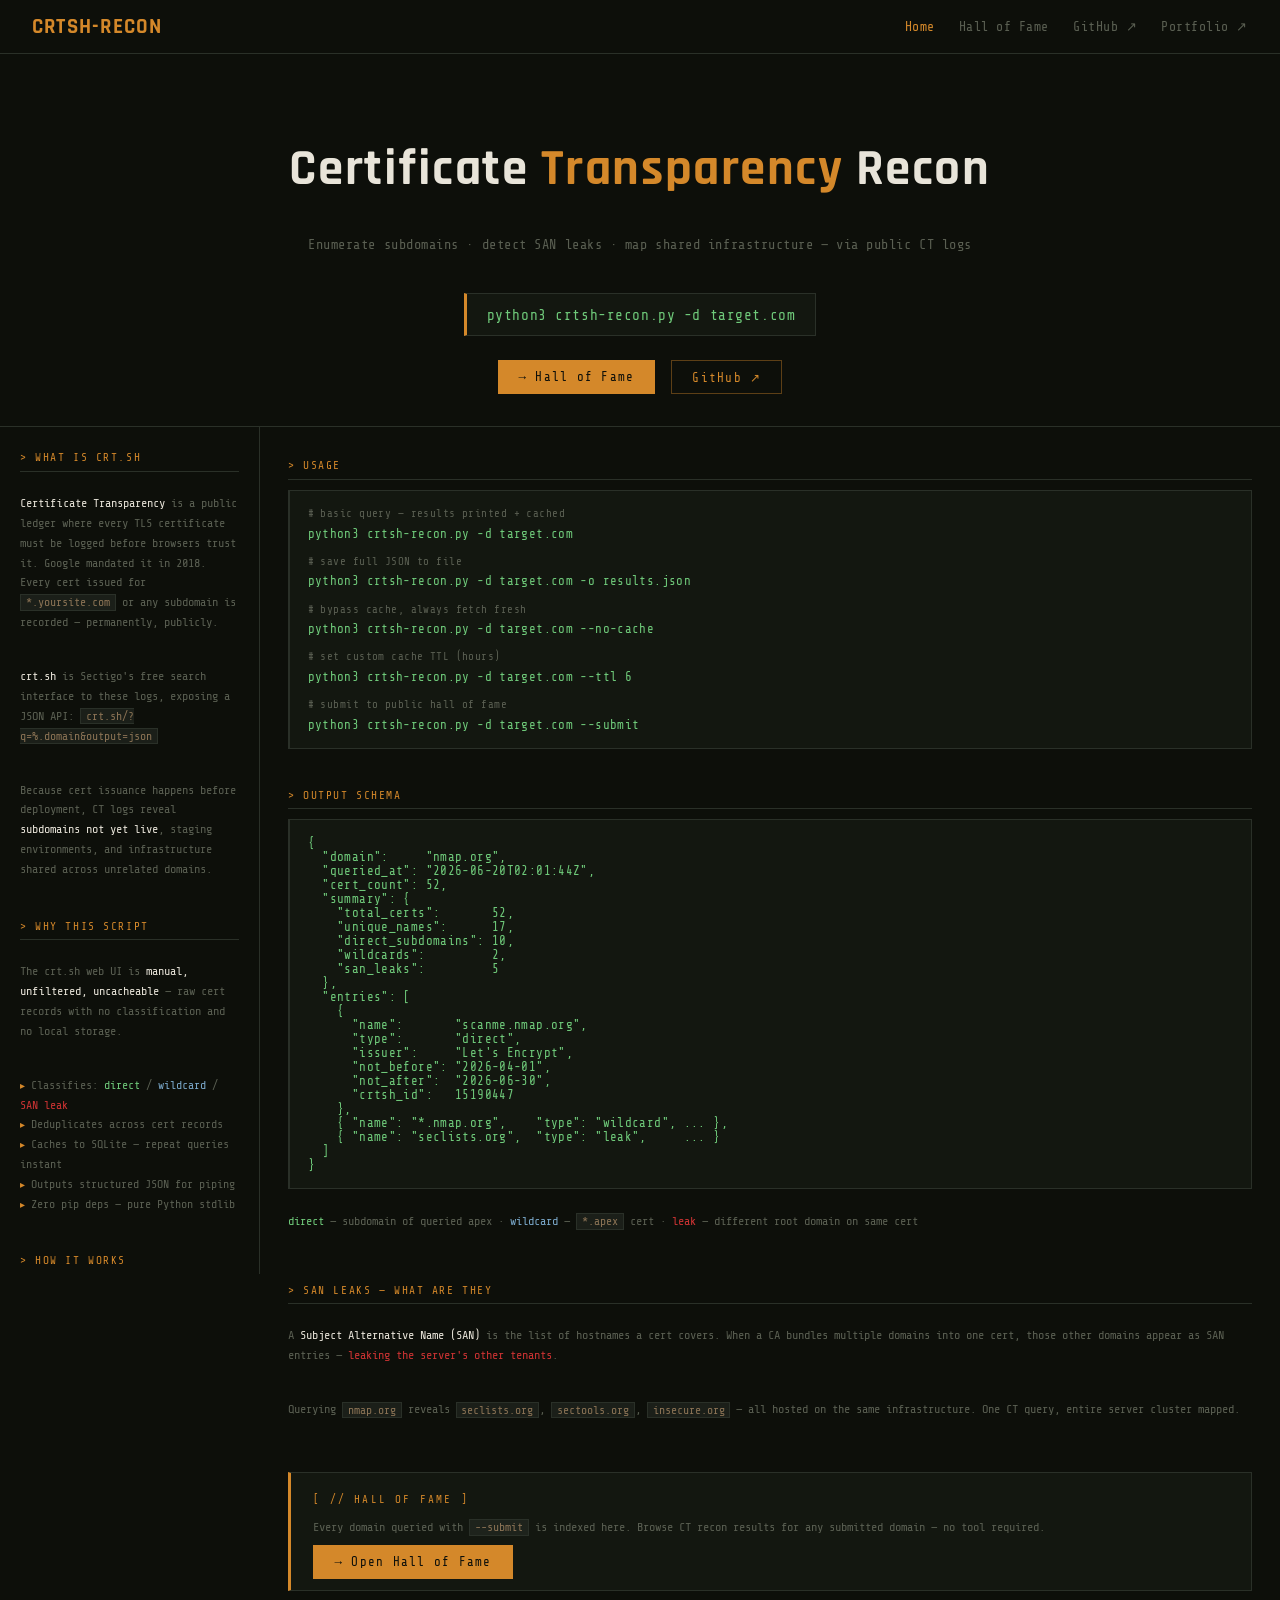
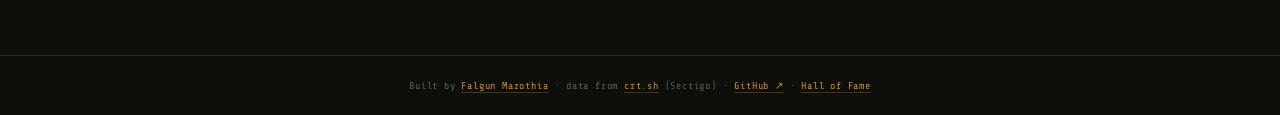
<file: web/index.html>
<!DOCTYPE html>
<html lang="en">
<head>
  <meta charset="UTF-8">
  <meta name="viewport" content="width=device-width, initial-scale=1">
  <title>crtsh-recon — Certificate Transparency Subdomain Discovery</title>
  <meta name="description" content="crtsh-recon — query Certificate Transparency logs to enumerate subdomains, detect SAN leaks, and map shared infrastructure. Zero dependencies, pure Python stdlib.">
  <link rel="preconnect" href="https://fonts.googleapis.com">
  <link rel="preconnect" href="https://fonts.gstatic.com" crossorigin>
  <link href="https://fonts.googleapis.com/css2?family=Share+Tech+Mono&family=Rajdhani:wght@400;600;700&display=swap" rel="stylesheet">
  <link rel="stylesheet" href="assets/css/style.css">
</head>
<body>

<nav>
  <a class="nav-brand" href="index.html">CRTSH-RECON</a>
  <div class="nav-links">
    <a href="index.html" class="nav-active">Home</a>
    <a href="hall-of-fame.html">Hall of Fame</a>
    <a href="https://github.com/fmfalgun/crtsh-recon" target="_blank" rel="noopener noreferrer">GitHub ↗</a>
    <a href="https://fmfalgun.github.io" target="_blank" rel="noopener noreferrer">Portfolio ↗</a>
  </div>
</nav>

<div class="hero">
  <h1>Certificate <span>Transparency</span> Recon</h1>
  <p>Enumerate subdomains · detect SAN leaks · map shared infrastructure — via public CT logs</p>
  <div class="install-block">
    <code class="install-cmd">python3 crtsh-recon.py -d target.com</code>
  </div>
  <div class="hero-cta-row">
    <a href="hall-of-fame.html" class="cta-btn">→ Hall of Fame</a>
    <a href="https://github.com/fmfalgun/crtsh-recon" target="_blank" rel="noopener noreferrer" class="cta-ghost">GitHub ↗</a>
  </div>
</div>

<div class="layout">

  <!-- LEFT: sticky info panel -->
  <aside class="info-panel">

    <div class="panel-block">
      <div class="panel-heading">&gt; WHAT IS CRT.SH</div>
      <p class="panel-text">
        <span class="hl">Certificate Transparency</span> is a public ledger where every TLS certificate
        must be logged before browsers trust it. Google mandated it in 2018. Every cert issued for
        <code class="inline-code">*.yoursite.com</code> or any subdomain is recorded — permanently, publicly.
      </p>
      <p class="panel-text">
        <span class="hl">crt.sh</span> is Sectigo's free search interface to these logs, exposing a JSON API:
        <code class="inline-code">crt.sh/?q=%.domain&output=json</code>
      </p>
      <p class="panel-text">
        Because cert issuance happens before deployment, CT logs reveal
        <span class="hl">subdomains not yet live</span>, staging environments, and infrastructure
        shared across unrelated domains.
      </p>
    </div>

    <div class="panel-block">
      <div class="panel-heading">&gt; WHY THIS SCRIPT</div>
      <p class="panel-text">
        The crt.sh web UI is <span class="hl">manual, unfiltered, uncacheable</span> — raw cert
        records with no classification and no local storage.
      </p>
      <ul class="panel-list">
        <li>Classifies: <span class="direct-hl">direct</span> / <span class="wildcard-hl">wildcard</span> / <span class="leak-hl">SAN leak</span></li>
        <li>Deduplicates across cert records</li>
        <li>Caches to SQLite — repeat queries instant</li>
        <li>Outputs structured JSON for piping</li>
        <li>Zero pip deps — pure Python stdlib</li>
      </ul>
    </div>

    <div class="panel-block">
      <div class="panel-heading">&gt; HOW IT WORKS</div>
      <div class="arch-diagram">
        <div class="arch-box input-box">python3 crtsh-recon.py -d target.com</div>
        <div class="arch-arrow">▼</div>
        <div class="arch-box engine-box">crt.sh JSON API<span class="arch-sub">crt.sh/?q=%.target.com&output=json</span></div>
        <div class="arch-arrow">▼</div>
        <div class="arch-cache">
          <div class="cache-label">SQLITE CACHE (cache.db)</div>
          <div class="cache-sub">fresh (&lt;24h)? serve instantly<br>stale? fetch live</div>
        </div>
        <div class="arch-arrow">▼</div>
        <div class="arch-box engine-box">CLASSIFY HOSTNAMES<span class="arch-sub">direct · wildcard · SAN leak</span></div>
        <div class="arch-arrow">▼</div>
        <div class="arch-box output-box">JSON OUTPUT + STDOUT SUMMARY</div>
      </div>
    </div>

  </aside>

  <!-- RIGHT: main content -->
  <main class="home-main">

    <div class="panel-block home-panel">
      <div class="panel-heading">&gt; USAGE</div>
      <div class="code-block">
        <div class="code-comment"># basic query — results printed + cached</div>
        <pre class="code-pre">python3 crtsh-recon.py -d target.com</pre>
        <div class="code-comment"># save full JSON to file</div>
        <pre class="code-pre">python3 crtsh-recon.py -d target.com -o results.json</pre>
        <div class="code-comment"># bypass cache, always fetch fresh</div>
        <pre class="code-pre">python3 crtsh-recon.py -d target.com --no-cache</pre>
        <div class="code-comment"># set custom cache TTL (hours)</div>
        <pre class="code-pre">python3 crtsh-recon.py -d target.com --ttl 6</pre>
        <div class="code-comment"># submit to public hall of fame</div>
        <pre class="code-pre">python3 crtsh-recon.py -d target.com --submit</pre>
      </div>
    </div>

    <div class="panel-block home-panel">
      <div class="panel-heading">&gt; OUTPUT SCHEMA</div>
      <div class="code-block">
<pre class="code-pre">{
  "domain":     "nmap.org",
  "queried_at": "2026-06-20T02:01:44Z",
  "cert_count": 52,
  "summary": {
    "total_certs":       52,
    "unique_names":      17,
    "direct_subdomains": 10,
    "wildcards":         2,
    "san_leaks":         5
  },
  "entries": [
    {
      "name":       "scanme.nmap.org",
      "type":       "direct",
      "issuer":     "Let's Encrypt",
      "not_before": "2026-04-01",
      "not_after":  "2026-06-30",
      "crtsh_id":   15190447
    },
    { "name": "*.nmap.org",    "type": "wildcard", ... },
    { "name": "seclists.org",  "type": "leak",     ... }
  ]
}</pre>
      </div>
      <p class="panel-text schema-note">
        <span class="direct-hl">direct</span> — subdomain of queried apex ·
        <span class="wildcard-hl">wildcard</span> — <code class="inline-code">*.apex</code> cert ·
        <span class="leak-hl">leak</span> — different root domain on same cert
      </p>
    </div>

    <div class="panel-block home-panel">
      <div class="panel-heading">&gt; SAN LEAKS — WHAT ARE THEY</div>
      <p class="panel-text">
        A <span class="hl">Subject Alternative Name (SAN)</span> is the list of hostnames a cert covers.
        When a CA bundles multiple domains into one cert, those other domains appear as SAN entries —
        <span class="leak-hl">leaking the server's other tenants</span>.
      </p>
      <p class="panel-text">
        Querying <code class="inline-code">nmap.org</code> reveals
        <code class="inline-code">seclists.org</code>, <code class="inline-code">sectools.org</code>,
        <code class="inline-code">insecure.org</code> — all hosted on the same infrastructure.
        One CT query, entire server cluster mapped.
      </p>
    </div>

    <div class="hof-cta-card">
      <div class="hof-cta-label">[ // HALL OF FAME ]</div>
      <p class="hof-cta-desc">
        Every domain queried with <code class="inline-code">--submit</code> is indexed here.
        Browse CT recon results for any submitted domain — no tool required.
      </p>
      <a href="hall-of-fame.html" class="cta-btn">→ Open Hall of Fame</a>
    </div>

  </main>

</div>

<footer class="site-footer">
  Built by <a href="https://fmfalgun.github.io" target="_blank" rel="noopener noreferrer">Falgun Marothia</a>
  &middot; data from <a href="https://crt.sh" target="_blank" rel="noopener noreferrer">crt.sh</a> (Sectigo)
  &middot; <a href="https://github.com/fmfalgun/crtsh-recon" target="_blank" rel="noopener noreferrer">GitHub ↗</a>
  &middot; <a href="hall-of-fame.html">Hall of Fame</a>
</footer>

</body>
</html>
</file>
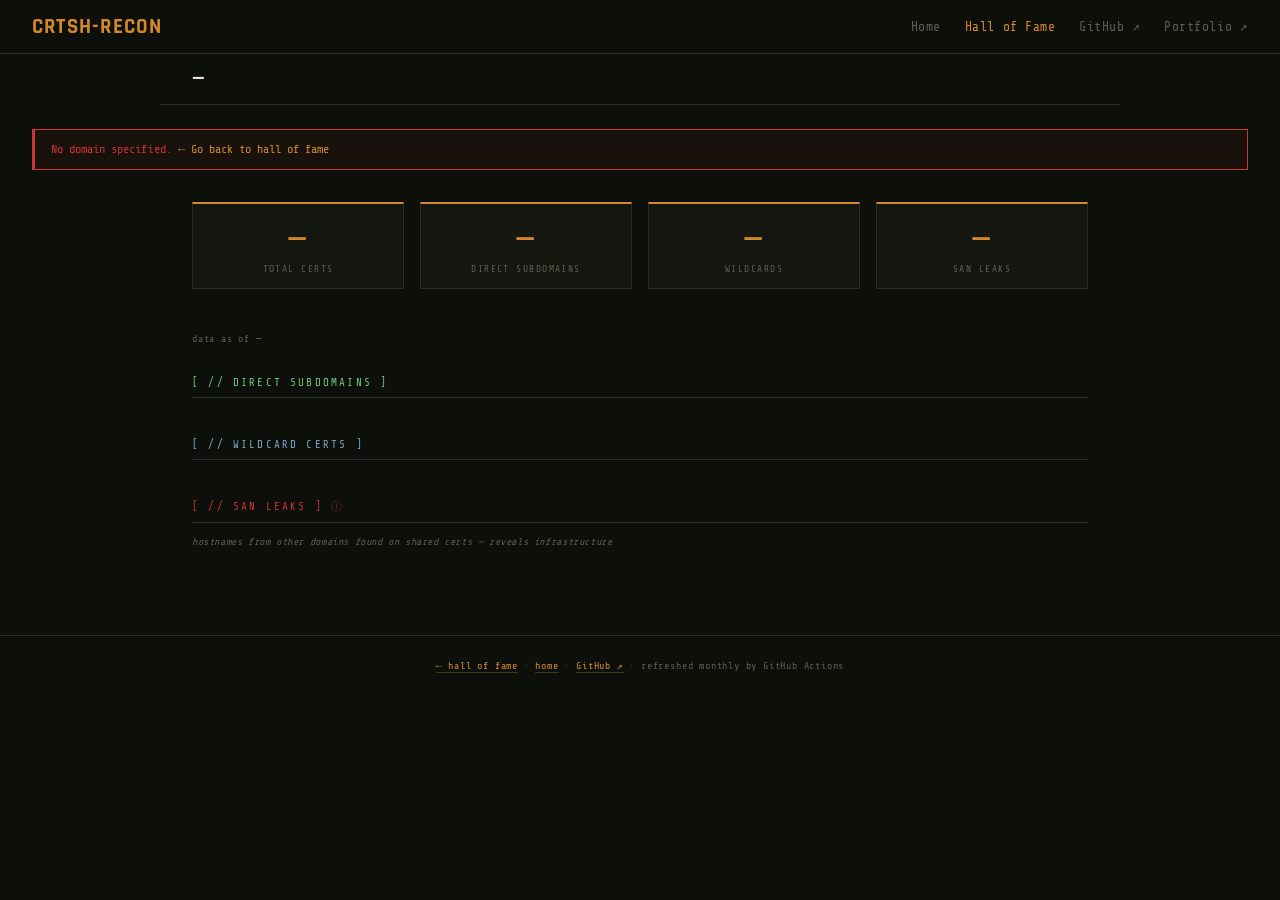
<file: web/domain.html>
<!DOCTYPE html>
<html lang="en">
<head>
  <meta charset="UTF-8">
  <meta name="viewport" content="width=device-width, initial-scale=1">
  <title>crtsh-recon — domain detail</title>
  <link rel="preconnect" href="https://fonts.googleapis.com">
  <link rel="preconnect" href="https://fonts.gstatic.com" crossorigin>
  <link href="https://fonts.googleapis.com/css2?family=Share+Tech+Mono&family=Rajdhani:wght@400;600;700&display=swap" rel="stylesheet">
  <link rel="stylesheet" href="assets/css/style.css">
</head>
<body>

  <nav>
    <a class="nav-brand" href="index.html">CRTSH-RECON</a>
    <div class="nav-links">
      <a href="index.html">Home</a>
      <a href="hall-of-fame.html" class="nav-active">Hall of Fame</a>
      <a href="https://github.com/fmfalgun/crtsh-recon" target="_blank" rel="noopener noreferrer">GitHub ↗</a>
      <a href="https://fmfalgun.github.io" target="_blank" rel="noopener noreferrer">Portfolio ↗</a>
    </div>
  </nav>

  <!-- Domain name + contributor shown below nav -->
  <div class="domain-header">
    <span id="tool-name" class="domain-name-display">—</span>
    <span id="contributor-meta" class="domain-contributor"></span>
  </div>

  <div id="error-box"><span id="error-message"></span></div>

  <!-- Stats row -->
  <section id="stats-row" class="stats-row">
    <div class="stat-badge">
      <span class="stat-value" id="val-total-certs">&mdash;</span>
      <span class="stat-label">Total Certs</span>
    </div>
    <div class="stat-badge">
      <span class="stat-value" id="val-direct">&mdash;</span>
      <span class="stat-label">Direct Subdomains</span>
    </div>
    <div class="stat-badge">
      <span class="stat-value" id="val-wildcards">&mdash;</span>
      <span class="stat-label">Wildcards</span>
    </div>
    <div class="stat-badge">
      <span class="stat-value" id="val-leaks">&mdash;</span>
      <span class="stat-label">SAN Leaks</span>
    </div>
  </section>

  <main id="results">

    <p id="queried-at-line">data as of <span id="queried-at">&mdash;</span></p>

    <section class="result-section section" id="section-direct">
      <h2 class="section-title direct">[ // DIRECT SUBDOMAINS ]</h2>
      <div class="entry-list" id="list-direct"></div>
    </section>

    <section class="result-section section" id="section-wildcards">
      <h2 class="section-title wildcard">[ // WILDCARD CERTS ]</h2>
      <div class="entry-list" id="list-wildcards"></div>
    </section>

    <section class="result-section section" id="section-leaks">
      <h2 class="section-title leak">
        [ // SAN LEAKS ]
        <span class="section-tooltip" title="hostnames from other domains found on shared certs — reveals infrastructure">&#9432;</span>
      </h2>
      <div class="section-note leak-note">hostnames from other domains found on shared certs &mdash; reveals infrastructure</div>
      <div class="entry-list" id="list-leaks"></div>
    </section>

  </main>

  <footer class="site-footer">
    <a href="hall-of-fame.html">← hall of fame</a>
    &middot; <a href="index.html">home</a>
    &middot; <a href="https://github.com/fmfalgun/crtsh-recon" target="_blank" rel="noopener noreferrer">GitHub ↗</a>
    &middot; refreshed monthly by GitHub Actions
  </footer>

  <script src="assets/js/domain.js"></script>
</body>
</html>
</file>
<file: web/assets/css/style.css>
/* crtsh-recon — tactical dark (FM//SEC palette) */

:root {
  --black:  #0D0F0A;
  --card:   #131710;
  --border: #2A3028;
  --cream:  #E8E4D9;
  --dim:    #5A5F52;
  --amber:  #D4882A;
  --khaki:  #8B7355;
  --green:  #6FCA7A;
  --blue:   #7AA8CA;
  --red:    #CC3333;
  --font-mono: 'Share Tech Mono', 'Courier New', monospace;
  --font-display: 'Rajdhani', sans-serif;
}

* { box-sizing: border-box; }

body {
  background-color: var(--black);
  font-family: var(--font-mono);
  color: var(--cream);
  margin: 0;
}

/* ── Header ─────────────────────────────────────────────────────────── */

header {
  background-color: var(--card);
  padding: 14px 24px;
  border-bottom: 1px solid var(--border);
  display: flex;
  align-items: center;
  justify-content: space-between;
}

#header-left {
  display: flex;
  align-items: baseline;
  gap: 1rem;
}

#tool-name {
  font-family: var(--font-display);
  font-size: 1.25rem;
  font-weight: 700;
  letter-spacing: .06em;
  color: var(--cream);
}

#tool-subtitle {
  font-family: var(--font-mono);
  font-size: .65rem;
  letter-spacing: .15em;
  color: var(--dim);
}

#demo-note {
  font-family: var(--font-mono);
  font-size: .62rem;
  letter-spacing: .08em;
  color: var(--dim);
}

/* ── Outer layout (stats live outside <main>) ───────────────────────── */

#stats-row {
  max-width: 960px;
  margin: 2rem auto 0;
  padding: 0 2rem;
}

main {
  max-width: 960px;
  margin: 0 auto;
  padding: 1.5rem 2rem 3rem;
}

/* ── Stats row ──────────────────────────────────────────────────────── */

.stats-row {
  display: flex;
  gap: 1rem;
  flex-wrap: wrap;
  margin-bottom: 0;
}

.stat-badge {
  background-color: var(--card);
  border: 1px solid var(--border);
  border-top: 2px solid var(--amber);
  padding: .9rem 1.4rem;
  text-align: center;
  flex: 1;
  min-width: 120px;
}

.stat-value {
  font-family: var(--font-display);
  font-size: 2rem;
  font-weight: 700;
  color: var(--amber);
  display: block;
  letter-spacing: .04em;
}

.stat-label {
  font-family: var(--font-mono);
  font-size: .6rem;
  letter-spacing: .15em;
  text-transform: uppercase;
  color: var(--dim);
  display: block;
  margin-top: .25rem;
}

/* ── Queried-at metadata line ───────────────────────────────────────── */

#queried-at-line {
  font-size: .62rem;
  letter-spacing: .08em;
  color: var(--dim);
  margin: 1.25rem 0 2rem;
}

#queried-at-line span { color: var(--khaki); }

/* ── Sections ───────────────────────────────────────────────────────── */

.section {
  margin-bottom: 2.5rem;
}

.section-title {
  font-family: var(--font-mono);
  font-size: .68rem;
  font-weight: normal;
  letter-spacing: .2em;
  color: var(--khaki);
  margin-bottom: .8rem;
  padding-bottom: .5rem;
  border-bottom: 1px solid var(--border);
  text-transform: uppercase;
}

.section-title.direct   { color: var(--green); }
.section-title.wildcard { color: var(--blue); }
.section-title.leak     { color: var(--red); }

.section-note {
  font-size: .63rem;
  letter-spacing: .06em;
  color: var(--dim);
  margin-bottom: .8rem;
  font-style: italic;
}

.section-tooltip {
  cursor: help;
  opacity: .55;
  font-style: normal;
}

/* ── Entry list ─────────────────────────────────────────────────────── */

.entry-list {
  border-left: 2px solid var(--border);
  padding-left: 1rem;
}

.entry {
  display: flex;
  align-items: center;
  gap: 12px;
  padding: .5rem 0;
  border-bottom: 1px solid rgba(42,48,40,.5);
}

.entry:last-child { border-bottom: none; }

.entry-name {
  flex: 1;
  color: var(--cream);
  font-size: .82rem;
  letter-spacing: .02em;
}

.entry-issuer {
  color: var(--dim);
  font-size: .7rem;
  min-width: 140px;
}

.entry-dates {
  color: var(--dim);
  font-size: .67rem;
  min-width: 180px;
}

.entry-link {
  font-size: .63rem;
  letter-spacing: .08em;
  color: var(--amber);
  text-decoration: none;
  border-bottom: 1px solid rgba(212,136,42,.35);
  padding-bottom: 1px;
  transition: border-color .2s;
}

.entry-link:hover { border-color: var(--amber); }

.empty {
  color: var(--dim);
  font-size: .75rem;
  font-style: italic;
}

/* ── Error box ──────────────────────────────────────────────────────── */

#error-box {
  display: none;
  border: 1px solid var(--red);
  border-left: 3px solid var(--red);
  background: rgba(204,51,51,.06);
  color: var(--red);
  font-size: .75rem;
  padding: .75rem 1rem;
  margin: 1.5rem 2rem;
}

/* ── Footer ─────────────────────────────────────────────────────────── */

footer {
  font-family: var(--font-mono);
  font-size: .63rem;
  letter-spacing: .08em;
  color: var(--dim);
  text-align: center;
  padding: 1.5rem 2rem;
  border-top: 1px solid var(--border);
}

.footer-sep { margin: 0 .5rem; opacity: .4; }

footer a {
  color: var(--amber);
  text-decoration: none;
  border-bottom: 1px solid rgba(212,136,42,.3);
  padding-bottom: 1px;
  transition: border-color .2s;
}

footer a:hover { border-color: var(--amber); }

/* ── Nav (consistent across all pages — matches portfolio) ──────────── */

nav {
  display: flex;
  align-items: center;
  justify-content: space-between;
  padding: .85rem 2rem;
  border-bottom: 1px solid var(--border);
  background: var(--black);
  position: sticky;
  top: 0;
  z-index: 100;
}

.nav-brand {
  font-family: var(--font-display);
  font-size: 1.3rem;
  font-weight: 700;
  color: var(--amber);
  letter-spacing: .06em;
  text-decoration: none;
}

.nav-links { display: flex; gap: 1.5rem; }

.nav-links a {
  color: var(--dim);
  text-decoration: none;
  font-family: var(--font-mono);
  font-size: .82rem;
  letter-spacing: .04em;
  transition: color .2s;
}

.nav-links a:hover { color: var(--amber); }
.nav-active { color: var(--amber) !important; pointer-events: none; }

/* ── Hero (home page) ───────────────────────────────────────────────── */

.hero {
  padding: 3rem 2rem 2rem;
  text-align: center;
  border-bottom: 1px solid var(--border);
}

.hero h1 {
  font-family: var(--font-display);
  font-size: clamp(2rem, 5vw, 3.2rem);
  font-weight: 700;
  color: var(--cream);
  letter-spacing: .03em;
}

.hero h1 span { color: var(--amber); }

.hero > p {
  color: var(--dim);
  font-family: var(--font-mono);
  font-size: .85rem;
  margin-top: .6rem;
  letter-spacing: .04em;
}

.install-block {
  margin: 1.75rem auto 0;
  display: inline-block;
  background: var(--card);
  border: 1px solid var(--border);
  border-left: 3px solid var(--amber);
  padding: .7rem 1.25rem;
}

.install-cmd {
  font-family: var(--font-mono);
  font-size: .9rem;
  color: var(--green);
  letter-spacing: .04em;
}

.hero-cta-row {
  display: flex;
  justify-content: center;
  gap: 1rem;
  margin-top: 1.5rem;
  flex-wrap: wrap;
}

.cta-btn {
  font-family: var(--font-mono);
  font-size: .78rem;
  letter-spacing: .1em;
  color: var(--black);
  background: var(--amber);
  padding: .55rem 1.25rem;
  text-decoration: none;
  border: 1px solid var(--amber);
  transition: opacity .2s;
}
.cta-btn:hover { opacity: .85; color: var(--black); }

.cta-ghost {
  font-family: var(--font-mono);
  font-size: .78rem;
  letter-spacing: .1em;
  color: var(--amber);
  border: 1px solid rgba(212,136,42,.4);
  padding: .55rem 1.25rem;
  text-decoration: none;
  transition: border-color .2s;
}
.cta-ghost:hover { border-color: var(--amber); color: var(--amber); }

/* ── Two-column layout (home page) ─────────────────────────────────── */

.layout {
  display: grid;
  grid-template-columns: 260px 1fr;
  max-width: 1280px;
  margin: 0 auto;
  align-items: start;
}

.layout main {
  max-width: none;
  margin: 0;
  padding: 2rem 1.75rem 4rem;
  min-width: 0;
}

/* ── Info panel (sticky left sidebar) ──────────────────────────────── */

.info-panel {
  position: sticky;
  top: 53px;
  height: calc(100vh - 53px);
  overflow-y: auto;
  overflow-x: hidden;
  border-right: 1px solid var(--border);
  padding: 1.5rem 1.25rem;
  display: flex;
  flex-direction: column;
  gap: 1.75rem;
  scrollbar-width: thin;
  scrollbar-color: var(--border) transparent;
}
.info-panel::-webkit-scrollbar { width: 4px; }
.info-panel::-webkit-scrollbar-thumb { background: var(--border); }

.panel-block {
  display: flex;
  flex-direction: column;
  gap: .65rem;
}

.panel-heading {
  font-family: var(--font-mono);
  font-size: .7rem;
  color: var(--amber);
  letter-spacing: .14em;
  text-transform: uppercase;
  padding-bottom: .4rem;
  border-bottom: 1px solid var(--border);
}

.panel-text {
  font-family: var(--font-mono);
  font-size: .75rem;
  color: var(--dim);
  line-height: 1.65;
}

.panel-text .hl { color: var(--cream); }
.panel-text .inline-code,
.inline-code {
  font-family: var(--font-mono);
  font-size: .72rem;
  background: rgba(42,48,40,.5);
  color: var(--khaki);
  padding: .05rem .3rem;
  border: 1px solid var(--border);
}

.panel-list {
  font-family: var(--font-mono);
  font-size: .73rem;
  color: var(--dim);
  line-height: 1.7;
  list-style: none;
  padding: 0;
}

.panel-list li::before {
  content: '▸ ';
  color: var(--amber);
  font-size: .65rem;
}

/* ── Arch diagram ───────────────────────────────────────────────────── */

.arch-diagram {
  display: flex;
  flex-direction: column;
  align-items: center;
  gap: .28rem;
  font-family: var(--font-mono);
  font-size: .7rem;
}

.arch-box {
  width: 100%;
  background: rgba(42,48,40,.4);
  border: 1px solid var(--border);
  padding: .4rem .6rem;
  color: var(--cream);
  text-align: center;
  font-size: .68rem;
  letter-spacing: .05em;
  display: flex;
  flex-direction: column;
  gap: .1rem;
}

.arch-sub  { color: var(--dim); font-size: .6rem; }
.input-box  { border-color: var(--amber); color: var(--amber); }
.output-box { border-color: var(--blue);  color: var(--blue);  font-size: .62rem; }
.engine-box { border-color: var(--border); }
.arch-arrow { color: var(--dim); font-size: .8rem; line-height: 1; }

.arch-cache {
  width: 100%;
  border: 1px dashed var(--border);
  padding: .35rem .6rem;
  text-align: center;
}
.cache-label { color: var(--amber); font-size: .65rem; letter-spacing: .06em; }
.cache-sub   { color: var(--dim);   font-size: .58rem; margin-top: .1rem; line-height: 1.4; }

/* ── Code blocks (home page right panel) ───────────────────────────── */

.home-panel {
  margin-bottom: 2.5rem;
}

.code-block {
  background: var(--card);
  border: 1px solid var(--border);
  border-left: 2px solid var(--border);
  padding: 1rem 1.1rem;
  display: flex;
  flex-direction: column;
  gap: .4rem;
}

.code-comment {
  font-family: var(--font-mono);
  font-size: .68rem;
  color: var(--dim);
  letter-spacing: .04em;
  margin-top: .5rem;
}
.code-comment:first-child { margin-top: 0; }

.code-pre {
  font-family: var(--font-mono);
  font-size: .78rem;
  color: var(--green);
  letter-spacing: .03em;
  white-space: pre;
  overflow-x: auto;
  margin: 0;
}

.schema-note {
  margin-top: .75rem;
}

/* ── Colour helpers (used in text) ─────────────────────────────────── */

.direct-hl   { color: var(--green); }
.wildcard-hl { color: var(--blue); }
.leak-hl     { color: var(--red); }

/* ── Hall-of-fame CTA card (home page) ─────────────────────────────── */

.hof-cta-card {
  background: var(--card);
  border: 1px solid var(--border);
  border-left: 3px solid var(--amber);
  padding: 1.25rem 1.4rem;
  margin-top: 2rem;
}

.hof-cta-label {
  font-family: var(--font-mono);
  font-size: .68rem;
  letter-spacing: .2em;
  color: var(--amber);
  margin-bottom: .7rem;
}

.hof-cta-desc {
  font-family: var(--font-mono);
  font-size: .75rem;
  color: var(--dim);
  line-height: 1.6;
  margin-bottom: .9rem;
}

/* ── Hall of Fame sub-header ────────────────────────────────────────── */

.hof-subheader {
  border-bottom: 1px solid var(--border);
  padding: .55rem 2rem;
  font-family: var(--font-mono);
  font-size: .65rem;
  letter-spacing: .08em;
  color: var(--dim);
}

/* ── Domain detail — header row below nav ───────────────────────────── */

.domain-header {
  max-width: 960px;
  margin: 0 auto;
  padding: .75rem 2rem;
  border-bottom: 1px solid var(--border);
  display: flex;
  align-items: baseline;
  gap: 1.5rem;
}

.domain-name-display {
  font-family: var(--font-display);
  font-size: 1.25rem;
  font-weight: 700;
  color: var(--cream);
  letter-spacing: .04em;
}

.domain-contributor {
  font-family: var(--font-mono);
  font-size: .65rem;
  letter-spacing: .08em;
  color: var(--khaki);
}

/* ── Site footer (home / hof / domain pages) ────────────────────────── */

.site-footer {
  font-family: var(--font-mono);
  font-size: .63rem;
  letter-spacing: .08em;
  color: var(--dim);
  text-align: center;
  padding: 1.5rem 2rem;
  border-top: 1px solid var(--border);
}

.site-footer a {
  color: var(--amber);
  text-decoration: none;
  border-bottom: 1px solid rgba(212,136,42,.3);
  padding-bottom: 1px;
  transition: border-color .2s;
}
.site-footer a:hover { border-color: var(--amber); }

/* ── Responsive — nav + layout ──────────────────────────────────────── */

@media (max-width: 900px) {
  .layout {
    grid-template-columns: 1fr;
  }

  .info-panel {
    position: static;
    height: auto;
    border-right: none;
    border-bottom: 1px solid var(--border);
  }

  .layout main { padding: 1.5rem 1.25rem 3rem; }
}

@media (max-width: 600px) {
  nav { padding: .75rem 1rem; }
  .nav-brand { font-size: 1.1rem; }
  .nav-links { gap: .9rem; }
  .nav-links a { font-size: .72rem; }
  .hero { padding: 2rem 1rem 1.5rem; }
  .hero-cta-row { flex-direction: column; align-items: center; }
  .hof-subheader { padding: .5rem 1rem; }
  .domain-header { padding: .6rem 1rem; }
}

/* ── Back link (domain detail page — legacy, nav replaces it) ────────── */

#back-link {
  font-family: var(--font-mono);
  font-size: .62rem;
  letter-spacing: .12em;
  color: var(--amber);
  text-decoration: none;
  border-bottom: 1px solid rgba(212,136,42,.3);
  padding-bottom: 1px;
  transition: border-color .2s;
  white-space: nowrap;
}
#back-link:hover { border-color: var(--amber); color: var(--amber); }

#contributor-meta {
  font-family: var(--font-mono);
  font-size: .62rem;
  letter-spacing: .08em;
  color: var(--khaki);
}

/* ── Global links ───────────────────────────────────────────────────── */

a { color: var(--amber); text-decoration: none; }
a:hover { color: var(--cream); }

/* ── Responsive ─────────────────────────────────────────────────────── */

@media (max-width: 600px) {
  #stats-row,
  main { padding-left: 1rem; padding-right: 1rem; }

  .stat-badge { min-width: calc(50% - .5rem); }

  .entry {
    flex-direction: column;
    align-items: flex-start;
    gap: .25rem;
  }

  .entry-issuer,
  .entry-dates { min-width: unset; }
}

/* ── Hall of Fame — Disclaimer ──────────────────────────────────────── */

#disclaimer {
  background: rgba(212,136,42,.07);
  border: 1px solid rgba(212,136,42,.25);
  border-left: 3px solid var(--amber);
  padding: .75rem 1rem;
  font-size: .7rem;
  letter-spacing: .04em;
  color: rgba(232,228,217,.7);
  margin-bottom: 1.25rem;
  line-height: 1.6;
}

#disclaimer .disclaimer-icon {
  color: var(--amber);
  margin-right: .4rem;
}

#disclaimer strong {
  color: var(--cream);
}

/* ── Hall of Fame — How to add ──────────────────────────────────────── */

#how-to-add {
  display: flex;
  align-items: center;
  gap: 1rem;
  flex-wrap: wrap;
  margin-bottom: 1.5rem;
  padding: .6rem .9rem;
  background: var(--card);
  border: 1px solid var(--border);
  font-size: .68rem;
}

.howto-label {
  font-family: var(--font-mono);
  letter-spacing: .15em;
  color: var(--khaki);
  white-space: nowrap;
}

.howto-cmd {
  font-family: var(--font-mono);
  color: var(--green);
  background: var(--black);
  padding: .25rem .55rem;
  border: 1px solid var(--border);
  font-size: .67rem;
  letter-spacing: .04em;
}

.howto-link {
  font-family: var(--font-mono);
  font-size: .65rem;
  letter-spacing: .1em;
  color: var(--amber);
  text-decoration: none;
  border-bottom: 1px solid rgba(212,136,42,.35);
  padding-bottom: 1px;
  transition: border-color .2s;
  margin-left: auto;
}
.howto-link:hover { border-color: var(--amber); }

/* ── Hall of Fame — Search ──────────────────────────────────────────── */

#search-row {
  display: flex;
  align-items: center;
  gap: .75rem;
  margin-bottom: 1.75rem;
}

#search-input {
  flex: 1;
  max-width: 400px;
  background: var(--card);
  border: 1px solid var(--border);
  color: var(--cream);
  font-family: var(--font-mono);
  font-size: .75rem;
  letter-spacing: .05em;
  padding: .5rem .75rem;
  outline: none;
  transition: border-color .2s;
}
#search-input::placeholder { color: var(--dim); }
#search-input:focus { border-color: var(--amber); }

#search-count {
  font-family: var(--font-mono);
  font-size: .62rem;
  letter-spacing: .08em;
  color: var(--dim);
}

/* ── Hall of Fame — Alpha sections ─────────────────────────────────── */

.alpha-section {
  margin-bottom: 2rem;
}

.alpha-heading {
  font-family: var(--font-display);
  font-size: 1.1rem;
  font-weight: 700;
  letter-spacing: .12em;
  color: var(--amber);
  margin-bottom: .75rem;
  padding-bottom: .4rem;
  border-bottom: 1px solid var(--border);
}

.alpha-cards {
  display: grid;
  grid-template-columns: repeat(auto-fill, minmax(280px, 1fr));
  gap: .9rem;
}

/* ── Hall of Fame — Domain card ─────────────────────────────────────── */

.domain-card {
  background: var(--card);
  border: 1px solid var(--border);
  border-left: 3px solid var(--amber);
  padding: 1rem 1.1rem;
  cursor: pointer;
  transition: border-left-color .2s, background .2s;
}

.domain-card:hover {
  background: #161A12;
  border-left-color: var(--cream);
}

.domain-card.expanded {
  border-left-color: var(--green);
}

.card-header-row {
  display: flex;
  justify-content: space-between;
  align-items: baseline;
  margin-bottom: .5rem;
}

.card-domain {
  font-family: var(--font-display);
  font-size: 1rem;
  font-weight: 600;
  color: var(--cream);
  letter-spacing: .03em;
  word-break: break-all;
}

.card-date {
  font-family: var(--font-mono);
  font-size: .6rem;
  letter-spacing: .06em;
  color: var(--dim);
  white-space: nowrap;
  margin-left: .5rem;
}

.card-stats {
  display: flex;
  flex-wrap: wrap;
  gap: .35rem;
  margin-bottom: .5rem;
}

.card-stat {
  font-family: var(--font-mono);
  font-size: .58rem;
  letter-spacing: .08em;
  padding: .15rem .4rem;
  border: 1px solid;
  border-radius: 2px;
}

.card-stat.certs  { color: var(--khaki); border-color: rgba(139,115,85,.35); }
.card-stat.direct { color: var(--green); border-color: rgba(111,202,122,.3); }
.card-stat.wildcard { color: var(--blue); border-color: rgba(122,168,202,.3); }
.card-stat.leak   { color: var(--red);  border-color: rgba(204,51,51,.3); }

.card-contributor {
  font-family: var(--font-mono);
  font-size: .62rem;
  letter-spacing: .06em;
  color: var(--dim);
}

.card-contributor .card-name {
  color: var(--khaki);
  margin-right: .4rem;
}

/* ── Hall of Fame — Expanded detail panel ───────────────────────────── */

.card-detail {
  margin-top: .85rem;
  padding-top: .85rem;
  border-top: 1px solid var(--border);
}

.detail-loading {
  font-family: var(--font-mono);
  font-size: .72rem;
  color: var(--dim);
  font-style: italic;
}

/* detail panel reuses .section-title, .entry-list, .entry, .entry-name,
   .entry-issuer, .entry-dates, .entry-link, .empty — already defined above */

/* ── Header stats (hof-stats) ───────────────────────────────────────── */

#hof-stats {
  font-family: var(--font-mono);
  font-size: .65rem;
  letter-spacing: .08em;
  color: var(--dim);
}

/* ── Responsive additions ───────────────────────────────────────────── */

@media (max-width: 600px) {
  .alpha-cards {
    grid-template-columns: 1fr;
  }

  #how-to-add {
    flex-direction: column;
    align-items: flex-start;
    gap: .5rem;
  }

  .howto-link { margin-left: 0; }

  #search-input { max-width: 100%; }
}
</file>
